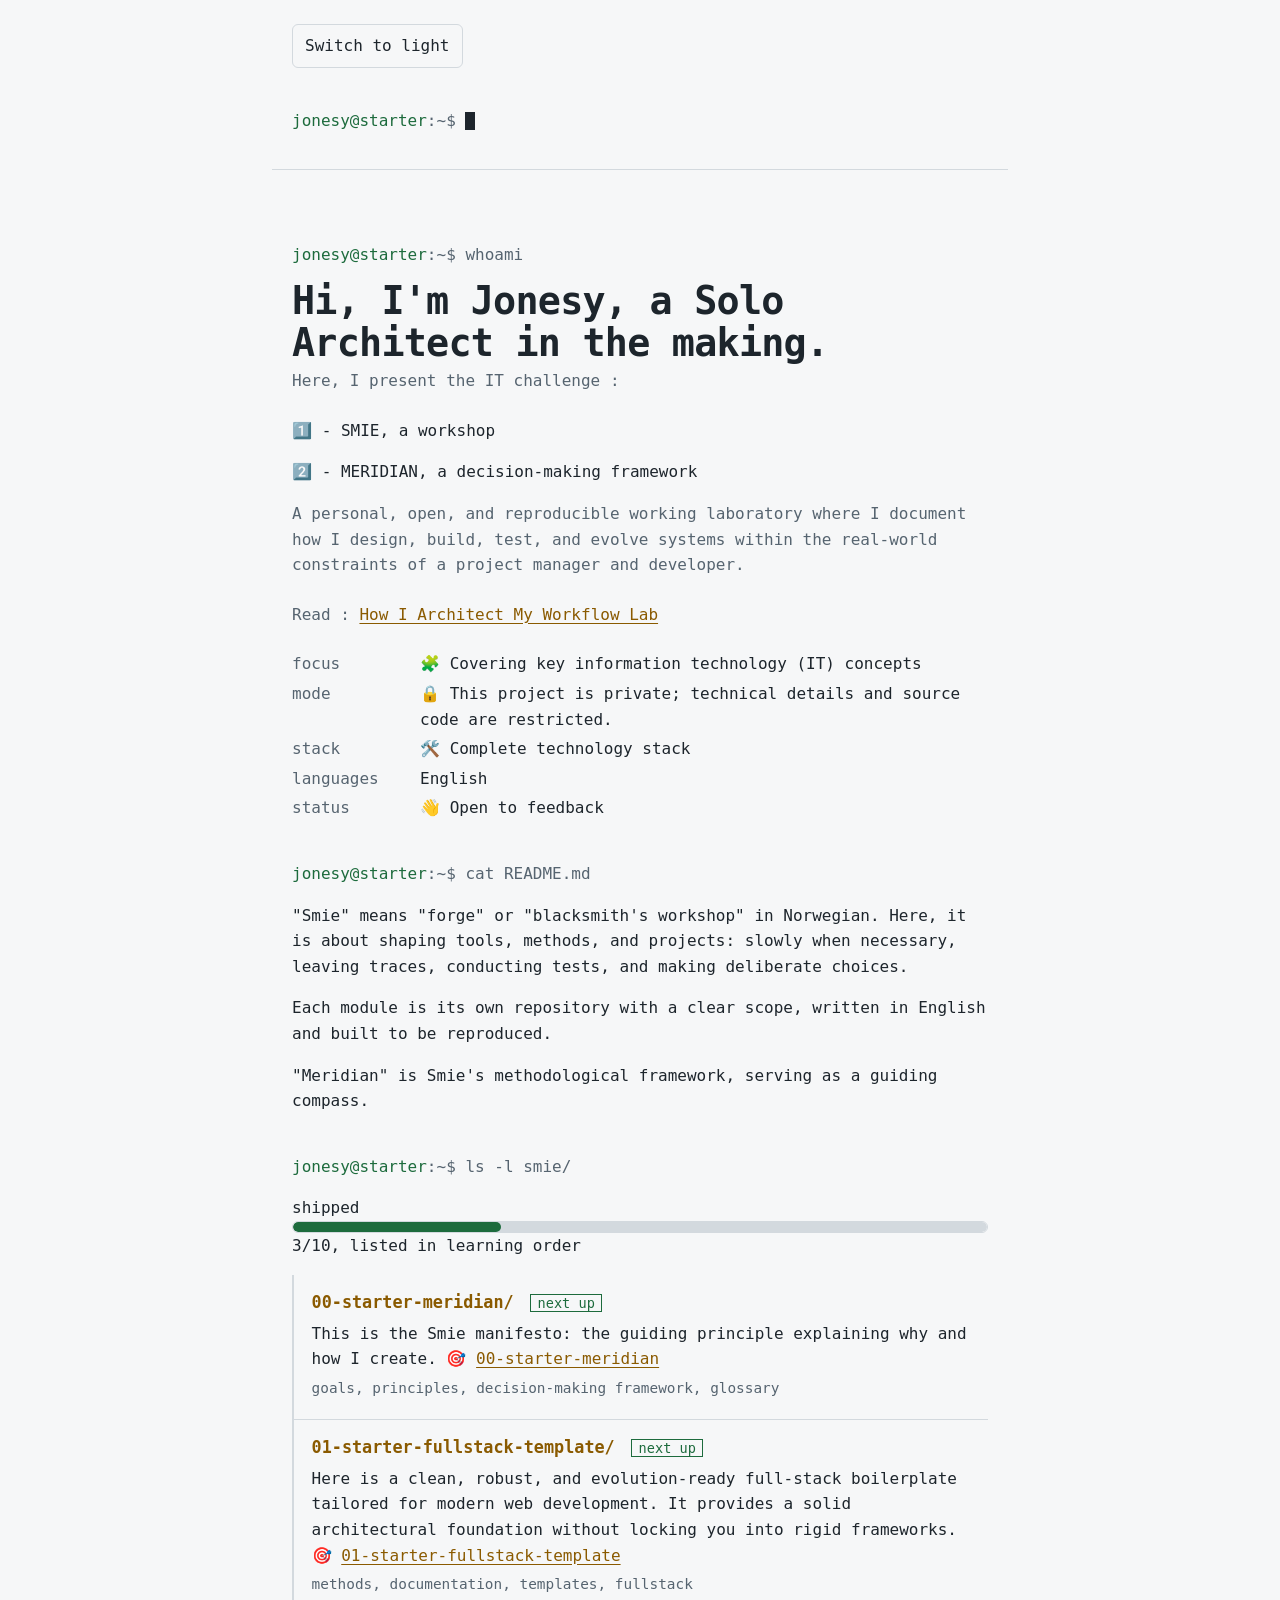
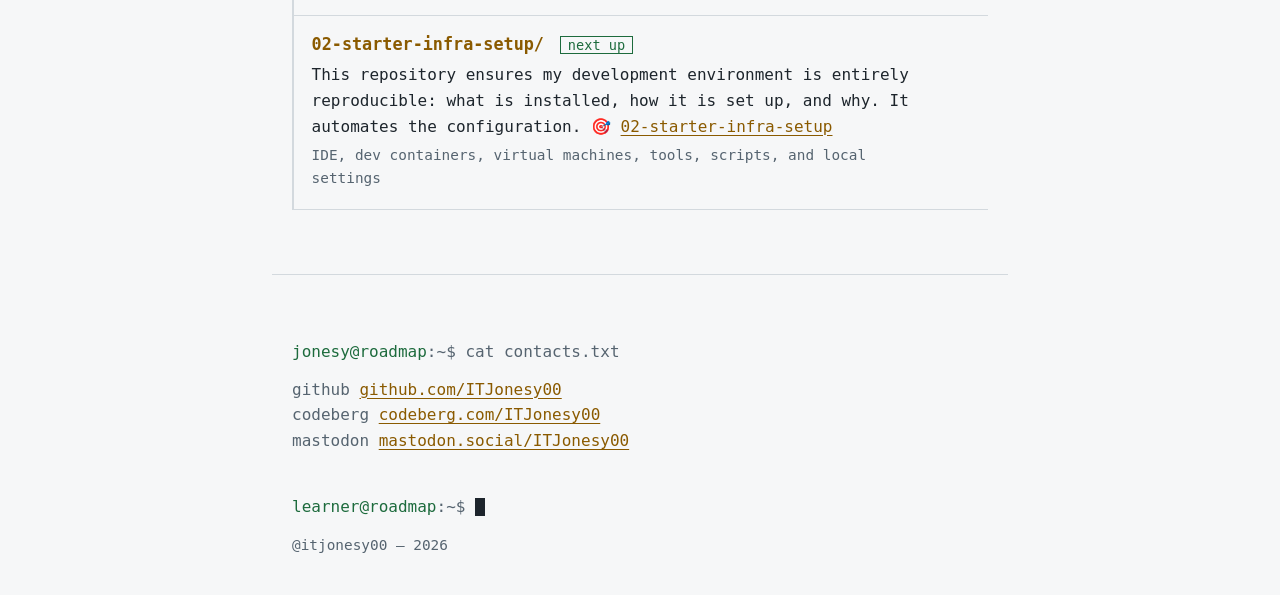
<file: portfolio/index.html>
<!DOCTYPE html>
<html lang="en" class="theme-light">
<head>
    <meta charset="UTF-8">
    <meta name="viewport" content="width=device-width, initial-scale=1">
    <meta http-equiv="Content-Security-Policy" content="default-src 'none'; style-src 'self'; img-src 'self' data:; base-uri 'none'; form-action 'none'">
    <meta name="referrer" content="no-referrer">
    <meta name="description" content="Starter a learning platform">
    <title>Portfolio - Starter - ITJonesy</title>
    <link rel="icon" href="data:image/svg+xml,%3Csvg xmlns='http://www.w3.org/2000/svg' viewBox='0 0 16 16'%3E%3Crect width='16' height='16' fill='%2312161b'/%3E%3Cpath d='M3 5l4 3-4 3M8 12h5' stroke='%23e3b05a' stroke-width='1.6' fill='none'/%3E%3C/svg%3E">
    <link rel="stylesheet" href="styles.css">
</head>
<body>
<header>
    <input type="checkbox" id="theme-light" class="sr">
    <label for="theme-light" class="toggle"></label>
    <p class="p"><span class="u">jonesy@starter</span>:~$ <span class="cur"></span></p>
</header>
<main>
    <p class="p"><span class="u">jonesy@starter</span>:~$ whoami</p>

    <h1>Hi, I'm Jonesy, a Solo Architect in the making.</h1>
        <p class="sub">Here, I present the IT challenge : </p>
        <p>1️⃣  - SMIE, a workshop</p>
        <p>2️⃣  - MERIDIAN, a decision-making framework </p>
        <p class="sub">A personal, open, and reproducible working laboratory where I document how I design, build, test, and evolve systems within the real-world constraints of a project manager and developer.</p>
        <p class="sub">Read : <a href="https://dev.to/..."> How I Architect My Workflow Lab </a> </p>
    <dl>
        <dt>focus</dt><dd>🧩 Covering key information technology (IT) concepts</dd>
        <dt>mode</dt><dd>🔒 This project is private; technical details and source code are restricted.</dd>
        <dt>stack</dt><dd>🛠️ Complete technology stack</dd>
        <dt>languages</dt><dd> English </dd>
        <dt>status</dt>👋 Open to feedback</dd>
    </dl>

    <section>
        <p class="p"><span class="u">jonesy@starter</span>:~$ cat README.md</p>
        <p> "Smie" means "forge" or "blacksmith's workshop" in Norwegian. Here, it is about shaping tools, methods, and projects: slowly when necessary, leaving traces, conducting tests, and making deliberate choices.</p>
        <p> Each module is its own repository with a clear scope, written in English and built to be reproduced.</p>
        <p> "Meridian" is Smie's methodological framework, serving as a guiding compass.</p>
    </section>

    <section>
        <p class="p"><span class="u">jonesy@starter</span>:~$ ls -l smie/</p>
        <p class="bar"><label for="done">shipped</label> <progress id="done" value="3" max="10">3 of 10</progress> 3/10, listed in learning order</p>
        <ol>
            <li>
                <h2>00-starter-meridian/ <span class="st next">next up</span></h2>
                <p> This is the Smie manifesto: the guiding principle explaining why and how I create.
                    🎯 <a href="https://github.com/ITJonesy00/00-starter-meridian">00-starter-meridian </a>
                </p>
                <p class="tags">goals, principles, decision-making framework, glossary</p>
            </li>
            <li>
                <h2>01-starter-fullstack-template/ <span class="st next">next up</span></h2>
                <p> Here is a clean, robust, and evolution-ready full-stack boilerplate tailored for modern web development.
                    It provides a solid architectural foundation without locking you into rigid frameworks.
                    🎯 <a href="https://github.com/ITJonesy00/01-starter-fullstack-template">01-starter-fullstack-template </a>
                </p>
                <p class="tags">methods, documentation, templates, fullstack</p>
            </li>
            <li>
                <h2>02-starter-infra-setup/ <span class="st next">next up</span></h2>
                <p> This repository ensures my development environment is entirely reproducible: what is installed, how it is set up, and why.
                    It automates the configuration.
                    🎯 <a href="https://github.com/ITJonesy00/02-starter-infra-setup">02-starter-infra-setup </a>
                </p>
                <p class="tags">IDE, dev containers, virtual machines, tools, scripts, and local settings</p>
            </li>
            <!-- TODO -->
            <!-- TODO -->
            <!-- TODO -->
            <!-- TODO -->
            <!-- TODO -->
            <!-- TODO -->
            <!-- TODO -->

        </ol>
    </section>

</main>
<footer>
    <p class="p"><span class="u">jonesy@roadmap</span>:~$ cat contacts.txt</p>
    <ul class="contacts">
        <li>github <a href="https://github.com/ITJonesy00" rel="noopener noreferrer">github.com/ITJonesy00</a></li>
        <li>codeberg <a href="https://github.com/ITJonesy00" rel="noopener noreferrer">codeberg.com/ITJonesy00</a></li>
        <li>mastodon <a href="https://github.com/ITJonesy00" rel="noopener noreferrer">mastodon.social/ITJonesy00</a></li>

    </ul>
    <p class="p"><span class="u">learner@roadmap</span>:~$ <span class="cur"></span></p>
    <p class="tags">@itjonesy00 — 2026</p>
</footer>
<script src="dark-mode.js" defer></script>

</body>
</html>
</file>
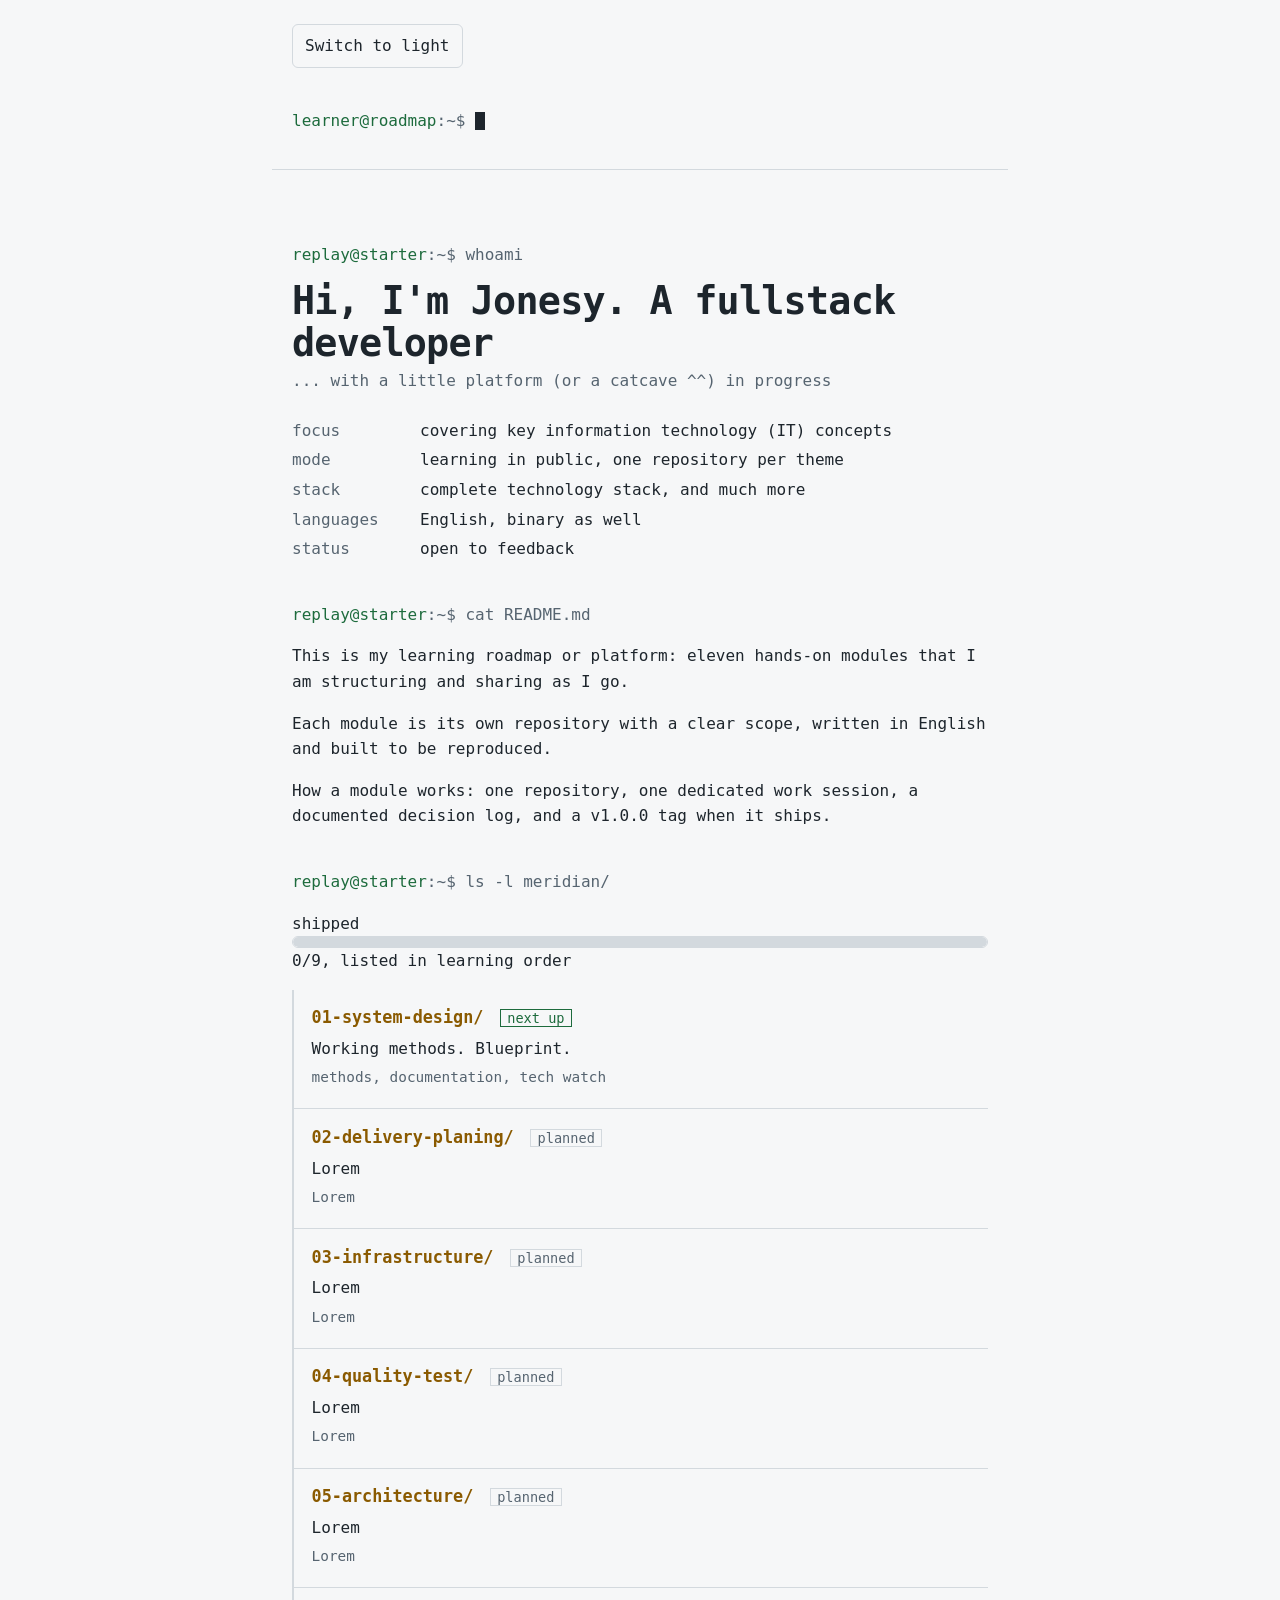
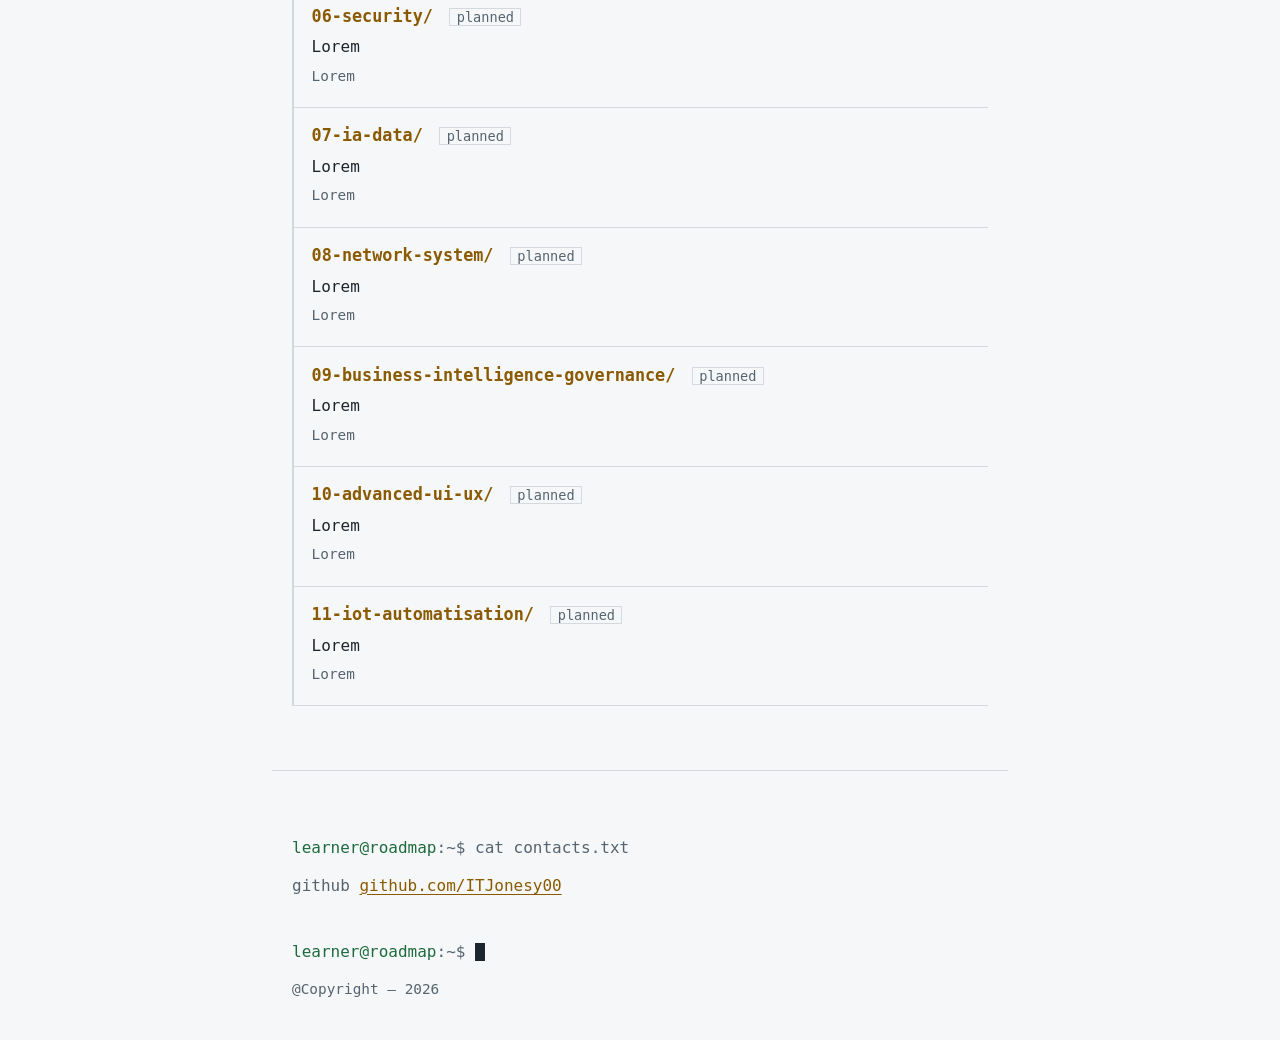
<file: starter-portfolio/index.html>
<!DOCTYPE html>
<html lang="en" class="theme-light">
<head>
    <meta charset="UTF-8">
    <meta name="viewport" content="width=device-width, initial-scale=1">
    <meta http-equiv="Content-Security-Policy" content="default-src 'none'; style-src 'self'; img-src 'self' data:; base-uri 'none'; form-action 'none'">
    <meta name="referrer" content="no-referrer">
    <meta name="description" content="Meridian a learning platform">
    <title>Meridian - Portfolio - Starter</title>
    <link rel="icon" href="data:image/svg+xml,%3Csvg xmlns='http://www.w3.org/2000/svg' viewBox='0 0 16 16'%3E%3Crect width='16' height='16' fill='%2312161b'/%3E%3Cpath d='M3 5l4 3-4 3M8 12h5' stroke='%23e3b05a' stroke-width='1.6' fill='none'/%3E%3C/svg%3E">
    <link rel="stylesheet" href="styles.css">
    <script src="./dark-mode.js" defer></script>
</head>
<body>
<header>
    <input type="checkbox" id="theme-light" class="sr">
    <label for="theme-light" class="toggle"></label>
    <p class="p"><span class="u">learner@roadmap</span>:~$ <span class="cur"></span></p>

</header>
<main>
    <p class="p"><span class="u">replay@starter</span>:~$ whoami</p>

    <h1>Hi, I'm Jonesy. A fullstack developer</h1>
        <p class="sub">... with a little platform (or a catcave ^^) in progress</p>
    <dl>
        <dt>focus</dt><dd>covering key information technology (IT) concepts</dd>
        <dt>mode</dt><dd>learning in public, one repository per theme</dd>
        <dt>stack</dt><dd>complete technology stack, and much more</dd>
        <dt>languages</dt><dd>English, binary as well</dd>
        <dt>status</dt><dd>open to feedback</dd>
    </dl>

    <section>
        <p class="p"><span class="u">replay@starter</span>:~$ cat README.md</p>
        <p>This is my learning roadmap or platform: eleven hands-on modules that I am structuring and sharing as I go.</p>
        <p> Each module is its own repository with a clear scope, written in English and built to be reproduced.</p>
        <p> How a module works: one repository, one dedicated work session, a documented decision log, and a v1.0.0 tag when it ships.</p>
    </section>


    <section>
        <p class="p"><span class="u">replay@starter</span>:~$ ls -l meridian/</p>
        <p class="bar"><label for="done">shipped</label> <progress id="done" value="0" max="11">0 of 11</progress> 0/9, listed in learning order</p>
        <ol>
            <li><h2>01-system-design/ <span class="st next">next up</span></h2><p>Working methods. Blueprint.</p><p class="tags">methods, documentation, tech watch</p></li>
            <li><h2>02-delivery-planing/ <span class="st">planned</span></h2><p>Lorem</p><p class="tags">Lorem</p></li>
            <li><h2>03-infrastructure/ <span class="st">planned</span></h2><p>Lorem</p><p class="tags">Lorem</p></li>
            <li><h2>04-quality-test/ <span class="st">planned</span></h2><p>Lorem</p><p class="tags">Lorem</p></li>
            <li><h2>05-architecture/ <span class="st">planned</span></h2><p>Lorem</p><p class="tags">Lorem</p></li>
            <li><h2>06-security/ <span class="st">planned</span></h2><p>Lorem</p><p class="tags">Lorem</p></li>
            <li><h2>07-ia-data/ <span class="st">planned</span></h2><p>Lorem</p><p class="tags">Lorem</p></li>
            <li><h2>08-network-system/ <span class="st">planned</span></h2><p>Lorem</p><p class="tags">Lorem</p></li>
            <li><h2>09-business-intelligence-governance/ <span class="st">planned</span></h2><p>Lorem</p><p class="tags">Lorem</p></li>
            <li><h2>10-advanced-ui-ux/ <span class="st">planned</span></h2><p>Lorem</p><p class="tags">Lorem</p></li>
            <li><h2>11-iot-automatisation/ <span class="st">planned</span></h2><p>Lorem</p><p class="tags">Lorem</p></li>
        </ol>
    </section>

</main>

</main>
<footer>

    <p class="p"><span class="u">learner@roadmap</span>:~$ cat contacts.txt</p>
    <ul class="contacts">
        <li>github <a href="https://github.com/ITJonesy00" rel="noopener noreferrer">github.com/ITJonesy00</a></li>
    </ul>
    <p class="p"><span class="u">learner@roadmap</span>:~$ <span class="cur"></span></p>
    <p class="tags">@Copyright — 2026</p>
</footer>
</body>
</html>
</file>
<file: portfolio/styles.css>
/* ==========================================================================
   styles.css - Global styles

   => Responsive layout, typography, components and light/dark themes.
   - THEME
   - BASE AND LAYOUT
   - TYPOGRAPHY AND CONTENT
   - COMPONENTS
   - INTERACTIONS
   - MOTION
   - RESPONSIVE
   ========================================================================== */

/* --------------------------------------------------------------------------
   1. THEME
   -------------------------------------------------------------------------- */
/* root */
:root {
    color-scheme: dark;
    --bg: #12161b;
    --fg: #d9e0e6;
    --mut: #93a0ab;
    --acc: #e3b05a;
    --ok: #7fcf9a;
    --line: #2a323b;

    font-family:
            ui-monospace,
            "SF Mono",
            Menlo,
            Consolas,
            "DejaVu Sans Mono",
            monospace;
}

/* system theme */
:root[data-theme="light"] {
    color-scheme: light;
    --bg: #f6f7f8;
    --fg: #1d252c;
    --mut: #566470;
    --acc: #8a5a00;
    --ok: #1d6b3d;
    --line: #d3d9de;
}

/* auto theme */
@media (prefers-color-scheme: light) {
    :root:not([data-theme]) {
        color-scheme: light;
        --bg: #f6f7f8;
        --fg: #1d252c;
        --mut: #566470;
        --acc: #8a5a00;
        --ok: #1d6b3d;
        --line: #d3d9de;
    }
}



/* --------------------------------------------------------------------------
  2. BASE AND LAYOUT
   -------------------------------------------------------------------------- */

* {
    box-sizing: border-box;
}

body {
    margin: 0;
    background: var(--bg);
    color: var(--fg);
    font-size: 1rem;
    line-height: 1.6;
}

header, main, footer {
    box-sizing: border-box;
    max-width: 46rem;
    margin-inline: auto;
    padding-inline: 1.25rem;
}

header {
    padding-block: 1.5rem;
    border-bottom: 1px solid var(--line);
}

main {
    padding: 2rem 1.25rem 4rem;
}

footer {
    padding-block: 1.5rem;
    border-top: 1px solid var(--line);
    color: var(--mut);
}

/* --------------------------------------------------------------------------
   3. TYPOGRAPHY
   -------------------------------------------------------------------------- */
h1 {
    margin: 0.5rem 0 0.25rem;
    font-size: 2.4rem;
    line-height: 1.1;
    letter-spacing: -0.02em;
}

h2 {
    margin: 0;
    color: var(--acc);
    font-size: 1.05rem;
    font-weight: 700;
    overflow-wrap: anywhere;
}

.sub {
    margin: 0 0 1.5rem;
    color: var(--mut);
}

.p {
    margin: 2.5rem 0 0.75rem;
    color: var(--mut);
}

.u {
    color: var(--ok);
}


/* --------------------------------------------------------------------------
   4. COMPONENTS (list, progress bar)
   -------------------------------------------------------------------------- */


/*grid*/
dl {
    display: grid;
    grid-template-columns: 7rem 1fr;
    gap: 0.25rem 1rem;
    margin: 0;
}

dt {
    color: var(--mut);
}

dd {
    margin: 0;
}

ol {
    margin: 0;
    padding: 0;
    list-style: none;
    border-left: 2px solid var(--line);
}

ol li {
    padding: 0.9rem 0 0.9rem 1.1rem;
    border-bottom: 1px solid var(--line);
}

ol li p {
    max-width: 68ch;
    margin: 0.3rem 0;
}

.tags {
    color: var(--mut);
    font-size: 0.9rem;
}

.st {
    margin-left: 0.4rem;
    padding: 0 0.4rem;
    border: 1px solid var(--line);
    color: var(--mut);
    font-size: 0.85rem;
    font-weight: 400;
    white-space: nowrap;
}

.st.next {
    border-color: var(--ok);
    color: var(--ok);
}

/*progress indicator*/
progress {
    display: block;
    width: 100%;
    height: 0.75rem;

    overflow: hidden;
    border: 1px solid var(--line);
    border-radius: 999px;

    background: var(--bg);
    color: var(--ok);

    appearance: none;
    -webkit-appearance: none;
}

/* WebKit */
progress::-webkit-progress-bar {
    border-radius: 999px;
    background: var(--line);
}

progress::-webkit-progress-value {
    border-radius: 999px;
    background: var(--ok);
}

/* Firefox */
progress::-moz-progress-bar {
    border-radius: 999px;
    background: var(--ok);
}

/* Focus */
progress:focus-visible {
    outline: 2px solid var(--acc);
    outline-offset: 3px;
}

/* --------------------------------------------------------------------------
   5. INTERACTIONS
   -------------------------------------------------------------------------- */

.contacts {
    margin: 0;
    padding: 0;
    list-style: none;
}


/*links*/
a {
    color: var(--acc);
    text-underline-offset: 0.2em;
}

a:focus-visible {
    outline: 2px solid var(--fg);
    outline-offset: 3px;
}

/*mouvement cursor*/
.cur {
    display: inline-block;
    width: 0.6rem;
    height: 1.1rem;
    background: var(--fg);
    vertical-align: text-bottom;
    animation: b 1.1s steps(1) infinite;
}

@keyframes b {
    50% {
        opacity: 0;
    }
}

@media (prefers-reduced-motion: reduce) {
    .cur {
        animation: none;
    }
}

/* --------------------------------------------------------------------------
   6. MOTION
   -------------------------------------------------------------------------- */
.sr {
    position: absolute;
    width: 1px;
    height: 1px;
    padding: 0;
    margin: -1px;
    overflow: hidden;
    clip-path: inset(50%);
    white-space: nowrap;
    border: 0;
}

.toggle {
    display: inline-flex;
    align-items: center;
    gap: 0.5rem;

    padding: 0.5rem 0.75rem;
    border: 1px solid var(--line);
    border-radius: 0.375rem;

    color: var(--fg);
    background: var(--bg);
    cursor: pointer;

    transition:
            border-color 160ms ease,
            background-color 160ms ease,
            color 160ms ease;
}

.toggle:hover {
    border-color: var(--acc);
}

.toggle::after {
    content: "Switch to light";
}

:root[data-theme="light"] .toggle::after {
    content: "Switch to dark";
}

/* Focus clavier visible */
#theme-light:focus-visible + .toggle {
    outline: 2px solid var(--acc);
    outline-offset: 3px;
}
/* --------------------------------------------------------------------------
   7. RESPONSIVE
   -------------------------------------------------------------------------- */

@media (max-width: 30rem) {
    dl {
        grid-template-columns: 1fr;
    }

    dd {
        margin-bottom: 0.5rem;
    }

    h1 {
        font-size: 2rem;
    }
}
</file>
<file: starter-portfolio/styles.css>
/* ==========================================================================
   styles.css - Global styles

   => Responsive layout, typography, components and light/dark themes.
   - THEME
   - BASE AND LAYOUT
   - TYPOGRAPHY AND CONTENT
   - COMPONENTS
   - INTERACTIONS
   - MOTION
   - RESPONSIVE
   ========================================================================== */

/* --------------------------------------------------------------------------
   1. THEME
   -------------------------------------------------------------------------- */
/* root */
:root {
    color-scheme: dark;

    --bg: #12161b;
    --fg: #d9e0e6;
    --mut: #93a0ab;
    --acc: #e3b05a;
    --ok: #7fcf9a;
    --line: #2a323b;

    font-family:
            ui-monospace,
            "SF Mono",
            Menlo,
            Consolas,
            "DejaVu Sans Mono",
            monospace;
}

/* system theme */
:root[data-theme="light"] {
    color-scheme: light;

    --bg: #f6f7f8;
    --fg: #1d252c;
    --mut: #566470;
    --acc: #8a5a00;
    --ok: #1d6b3d;
    --line: #d3d9de;
}

/* auto theme */
@media (prefers-color-scheme: light) {
    :root:not([data-theme]) {
        color-scheme: light;

        --bg: #f6f7f8;
        --fg: #1d252c;
        --mut: #566470;
        --acc: #8a5a00;
        --ok: #1d6b3d;
        --line: #d3d9de;
    }
}



/* --------------------------------------------------------------------------
  2. BASE AND LAYOUT
   -------------------------------------------------------------------------- */

* {
    box-sizing: border-box;
}

body {
    margin: 0;
    background: var(--bg);
    color: var(--fg);
    font-size: 1rem;
    line-height: 1.6;
}

header, main, footer {
    box-sizing: border-box;
    max-width: 46rem;
    margin-inline: auto;
    padding-inline: 1.25rem;
}

header {
    padding-block: 1.5rem;
    border-bottom: 1px solid var(--line);
}

main {
    padding: 2rem 1.25rem 4rem;
}

footer {
    padding-block: 1.5rem;
    border-top: 1px solid var(--line);
    color: var(--mut);
}

/* --------------------------------------------------------------------------
   3. TYPOGRAPHY
   -------------------------------------------------------------------------- */
h1 {
    margin: 0.5rem 0 0.25rem;
    font-size: 2.4rem;
    line-height: 1.1;
    letter-spacing: -0.02em;
}

h2 {
    margin: 0;
    color: var(--acc);
    font-size: 1.05rem;
    font-weight: 700;
    overflow-wrap: anywhere;
}

.sub {
    margin: 0 0 1.5rem;
    color: var(--mut);
}

.p {
    margin: 2.5rem 0 0.75rem;
    color: var(--mut);
}

.u {
    color: var(--ok);
}


/* --------------------------------------------------------------------------
   4. COMPONENTS (list, progress bar)
   -------------------------------------------------------------------------- */


/*grid*/
dl {
    display: grid;
    grid-template-columns: 7rem 1fr;
    gap: 0.25rem 1rem;
    margin: 0;
}

dt {
    color: var(--mut);
}

dd {
    margin: 0;
}

ol {
    margin: 0;
    padding: 0;
    list-style: none;
    border-left: 2px solid var(--line);
}

ol li {
    padding: 0.9rem 0 0.9rem 1.1rem;
    border-bottom: 1px solid var(--line);
}

ol li p {
    max-width: 68ch;
    margin: 0.3rem 0;
}

.tags {
    color: var(--mut);
    font-size: 0.9rem;
}

.st {
    margin-left: 0.4rem;
    padding: 0 0.4rem;
    border: 1px solid var(--line);
    color: var(--mut);
    font-size: 0.85rem;
    font-weight: 400;
    white-space: nowrap;
}

.st.next {
    border-color: var(--ok);
    color: var(--ok);
}

/*progress indicator*/
progress {
    display: block;
    width: 100%;
    height: 0.75rem;

    overflow: hidden;
    border: 1px solid var(--line);
    border-radius: 999px;

    background: var(--bg);
    color: var(--ok);

    appearance: none;
    -webkit-appearance: none;
}

/* WebKit */
progress::-webkit-progress-bar {
    border-radius: 999px;
    background: var(--line);
}

progress::-webkit-progress-value {
    border-radius: 999px;
    background: var(--ok);
}

/* Firefox */
progress::-moz-progress-bar {
    border-radius: 999px;
    background: var(--ok);
}

/* Focus */
progress:focus-visible {
    outline: 2px solid var(--acc);
    outline-offset: 3px;
}

/* --------------------------------------------------------------------------
   5. INTERACTIONS
   -------------------------------------------------------------------------- */

.contacts {
    margin: 0;
    padding: 0;
    list-style: none;
}


/*links*/
a {
    color: var(--acc);
    text-underline-offset: 0.2em;
}

a:focus-visible {
    outline: 2px solid var(--fg);
    outline-offset: 3px;
}

/*mouvement cursor*/
.cur {
    display: inline-block;
    width: 0.6rem;
    height: 1.1rem;
    background: var(--fg);
    vertical-align: text-bottom;
    animation: b 1.1s steps(1) infinite;
}

@keyframes b {
    50% {
        opacity: 0;
    }
}

@media (prefers-reduced-motion: reduce) {
    .cur {
        animation: none;
    }
}

/* --------------------------------------------------------------------------
   6. MOTION
   -------------------------------------------------------------------------- */
.sr {
    position: absolute;
    width: 1px;
    height: 1px;
    padding: 0;
    margin: -1px;
    overflow: hidden;
    clip-path: inset(50%);
    white-space: nowrap;
    border: 0;
}

.toggle {
    display: inline-flex;
    align-items: center;
    gap: 0.5rem;

    padding: 0.5rem 0.75rem;
    border: 1px solid var(--line);
    border-radius: 0.375rem;

    color: var(--fg);
    background: var(--bg);
    cursor: pointer;

    transition:
            border-color 160ms ease,
            background-color 160ms ease,
            color 160ms ease;
}

.toggle:hover {
    border-color: var(--acc);
}

.toggle::after {
    content: "Switch to light";
}

:root[data-theme="light"] .toggle::after {
    content: "Switch to dark";
}

/* Focus clavier visible */
#theme-light:focus-visible + .toggle {
    outline: 2px solid var(--acc);
    outline-offset: 3px;
}
/* --------------------------------------------------------------------------
   7. RESPONSIVE
   -------------------------------------------------------------------------- */

@media (max-width: 30rem) {
    dl {
        grid-template-columns: 1fr;
    }

    dd {
        margin-bottom: 0.5rem;
    }

    h1 {
        font-size: 2rem;
    }
}
</file>
